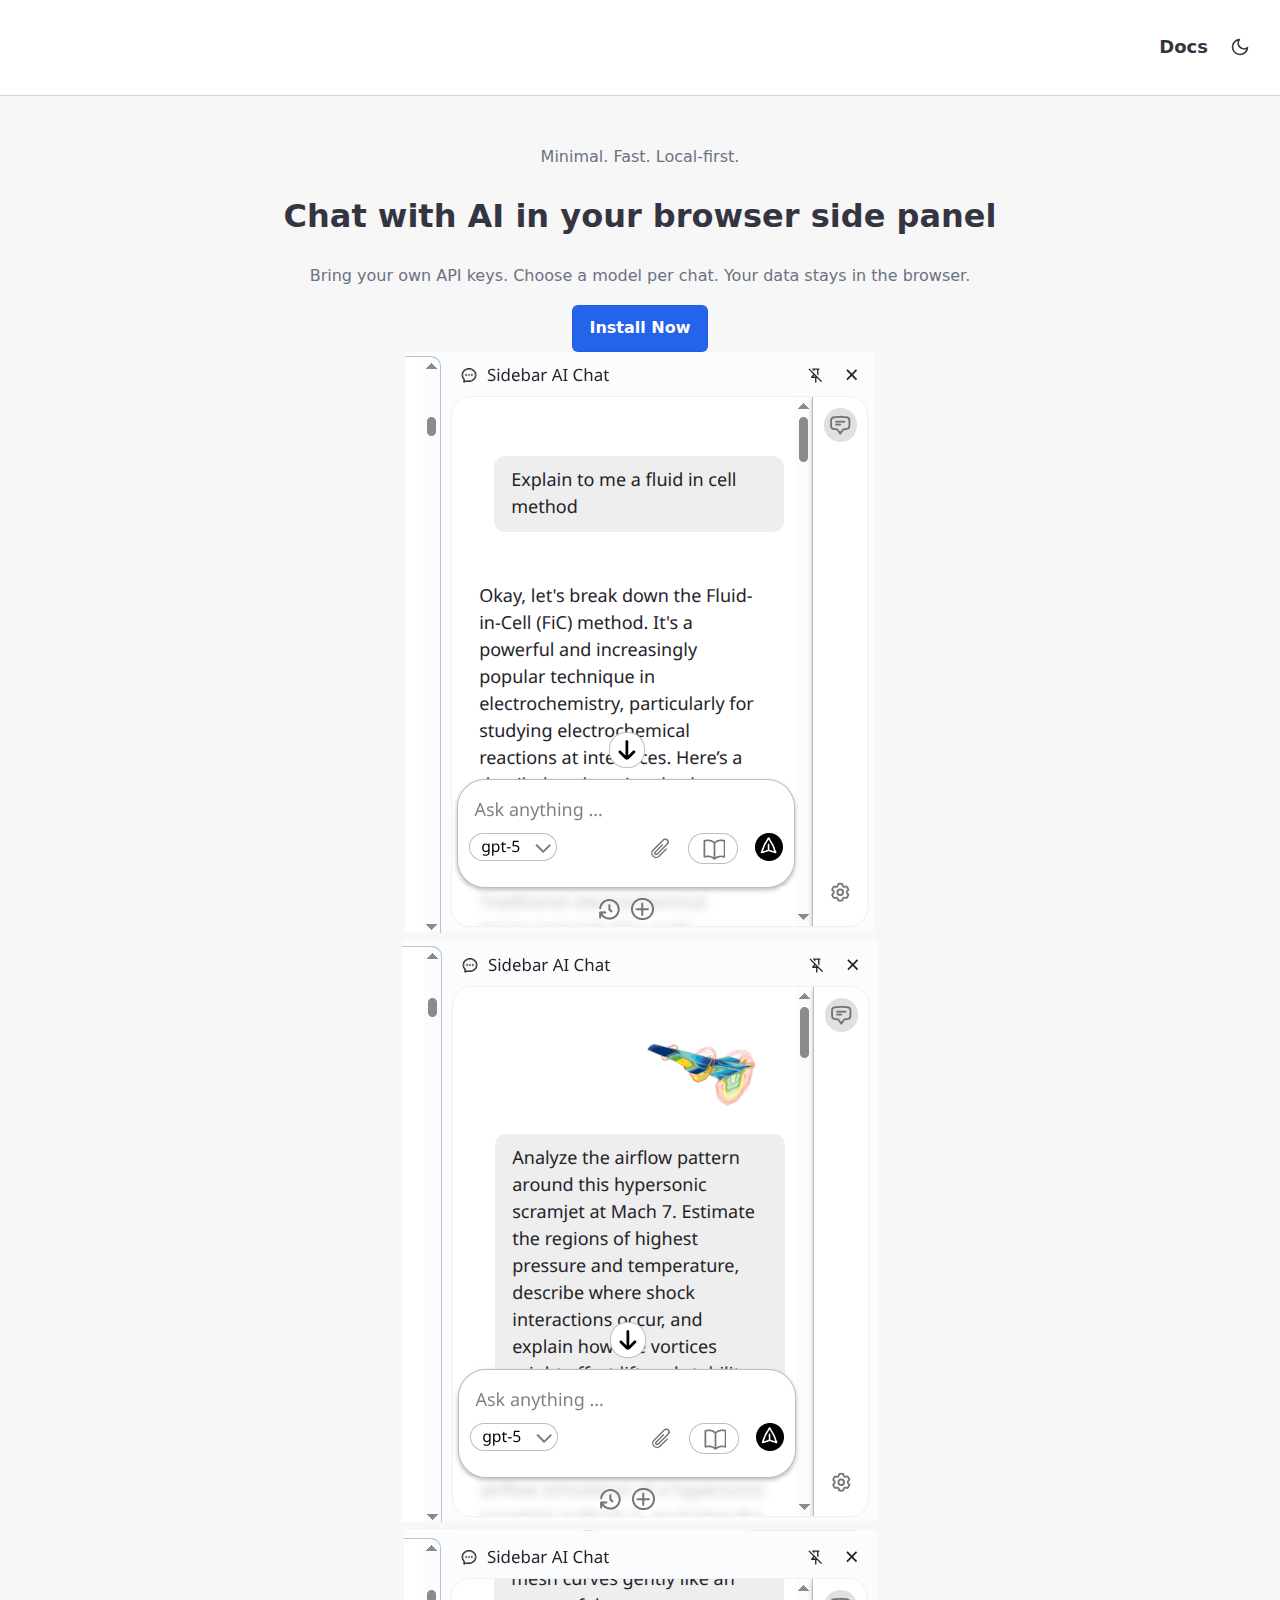
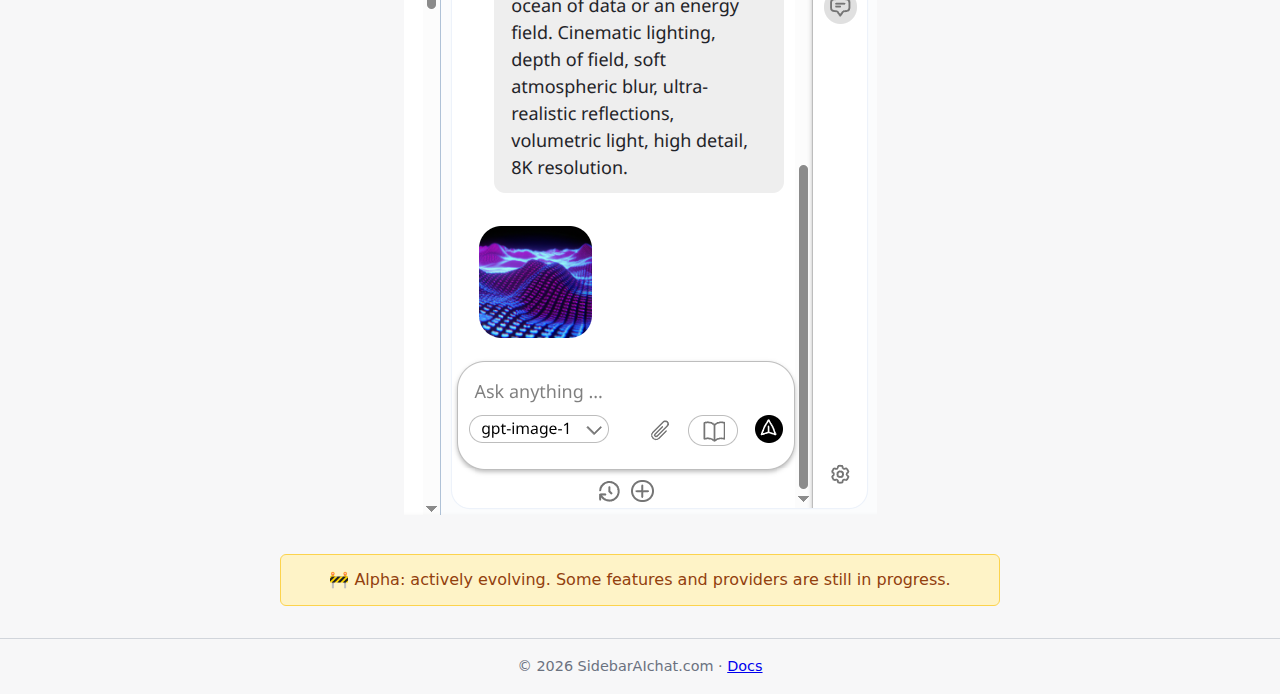
<file: index.html>
<!doctype html>
<html lang="en">
  <head>
    <link rel="icon" type="image/svg+xml" href="/chat.svg" />
    <link rel="stylesheet" href="/style.css">
    <meta charset="UTF-8" />
    <meta name="viewport" content="width=device-width, initial-scale=1.0" />
    <meta name="color-scheme" content="light dark" />
    <meta name="description" content="Sidebar AI Chat is a Chrome side panel extension that lets you chat with AI models using your own API keys. Add providers like OpenAI or Ollama, configure chats, and drop files right into the conversation." />
    <meta property="og:type" content="website" />
    <meta property="og:title" content="Sidebar AI Chat" />
    <meta property="og:description" content="Chat with AI in the browser side panel. Use your own API keys. Supports OpenAI and Ollama, with reusable chat configurations and file drop." />
    <meta property="og:image" content="https://sidebaraichat.com/og-image.png" />
    <meta property="og:url" content="https://sidebaraichat.com" />
    <meta name="twitter:card" content="summary_large_image" />
    <meta name="twitter:title" content="Sidebar AI Chat" />
    <meta name="twitter:description" content="A side panel AI chat for your browser. Bring your own keys, pick a model, and start chatting." />
    <meta name="twitter:image" content="https://sidebaraichat.com/og-image.png" />
    <title>Sidebar AI Chat</title>
  </head>
  <body>
    <header class="site-header">
      <h1 class="brand"><a href="/"><svg xmlns="http://www.w3.org/2000/svg" fill="none" viewBox="0 0 24 24" stroke-width="1.5" stroke="currentColor" class="header-icon">
        <path stroke-linecap="round" stroke-linejoin="round" d="M8.625 12a.375.375 0 1 1-.75 0 .375.375 0 0 1 .75 0Zm0 0H8.25m4.125 0a.375.375 0 1 1-.75 0 .375.375 0 0 1 .75 0Zm0 0H12m4.125 0a.375.375 0 1 1-.75 0 .375.375 0 0 1 .75 0Zm0 0h-.375M21 12c0 4.556-4.03 8.25-9 8.25a9.764 9.764 0 0 1-2.555-.337A5.972 5.972 0 0 1 5.41 20.97a5.969 5.969 0 0 1-.474-.065 4.48 4.48 0 0 0 .978-2.025c.09-.457-.133-.901-.467-1.226C3.93 16.178 3 14.189 3 12c0-4.556 4.03-8.25 9-8.25s9 3.694 9 8.25Z" />
      </svg>
       Sidebar AI Chat</a></h1>
      <nav class="site-nav"><a href="/docs/">Docs</a></nav>
      <button id="theme-toggle" aria-label="Toggle dark mode"></button>
    </header>
    <main class="landing">
      <section class="hero">
        <div class="hero-copy">
          <p class="eyebrow">Minimal. Fast. Local-first.</p>
          <h1 class="hero-title">Chat with AI in your browser side panel</h1>
          <p class="hero-subtitle">Bring your own API keys. Choose a model per chat. Your data stays in the browser.</p>
          <div class="hero-ctas">
            <a class="cta-button" href="https://chromewebstore.google.com/detail/sidebar-ai-chat/hkpcjhbbhndcianjdlcphihidaagedgn" target="_blank">Install Now</a>
          </div>
        </div>
        <div class="hero-media">
          <img src="./image.png" alt="Product preview of Sidebar AI Chat in the browser side panel" class="product-shot">
          <img src="./image2.png" alt="Product preview of Sidebar AI Chat in the browser side panel" class="product-shot">
          <img src="./image3.png" alt="Product preview of Sidebar AI Chat in the browser side panel" class="product-shot">
        </div>
      </section>

      <section class="status minimal-status">
        🚧 Alpha: actively evolving. Some features and providers are still in progress.
      </section>
    </main>
    <footer>© <span id="year"></span> SidebarAIchat.com · <a href="/docs/">Docs</a></footer>

    <script src="/script.js"></script>
  </body>
</html>
</file>
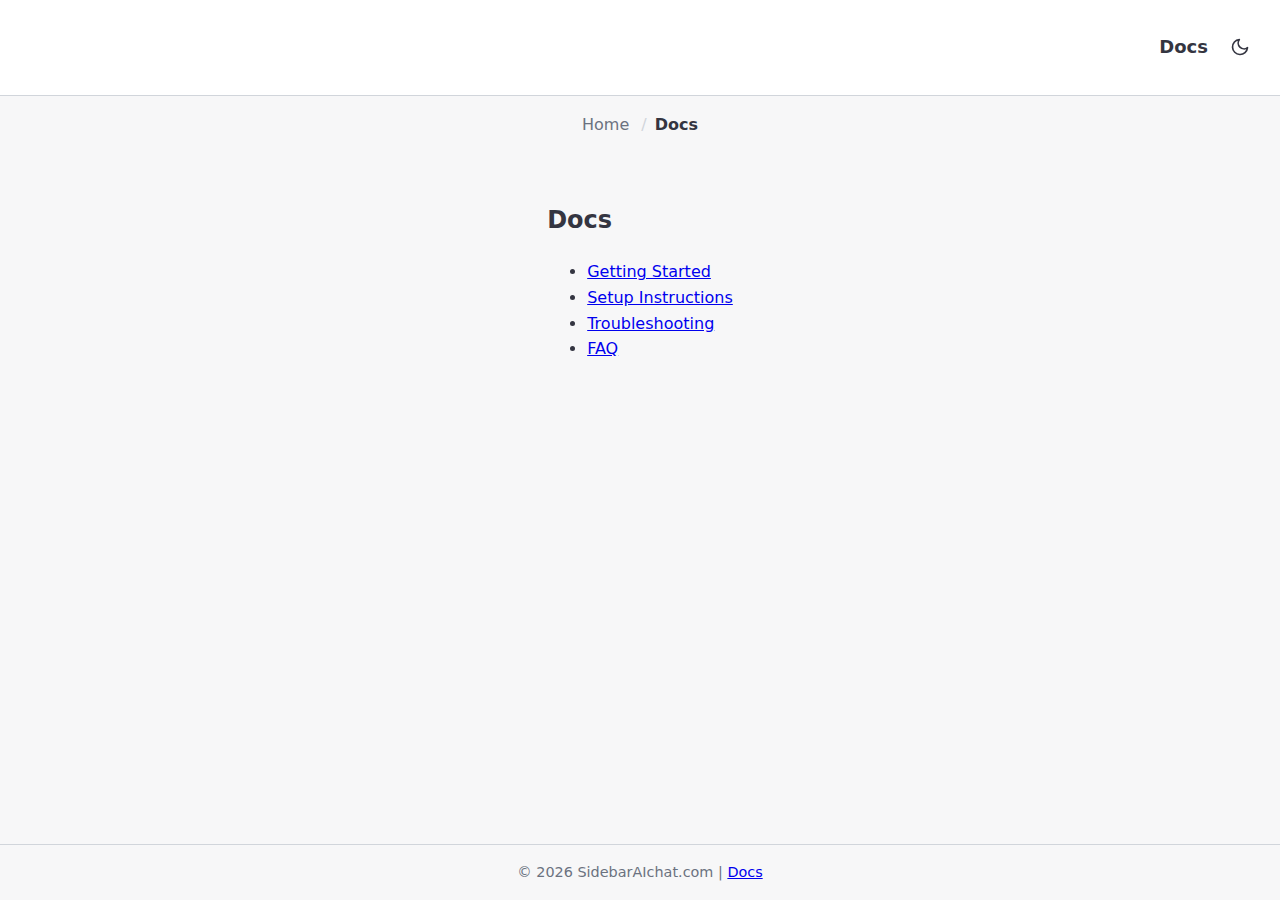
<file: docs/index.html>
<!doctype html>
<html lang="en">
  <head>
    <meta charset="UTF-8" />
    <meta name="viewport" content="width=device-width, initial-scale=1.0" />
    <meta name="color-scheme" content="light dark" />
    <title>Docs - SidebarAIchat.com</title>
    <link rel="stylesheet" href="/style.css">
  </head>
  <body>
    <header>
      <h1><a href="/"><svg xmlns="http://www.w3.org/2000/svg" fill="none" viewBox="0 0 24 24" stroke-width="1.5" stroke="white" class="header-icon">
        <path stroke-linecap="round" stroke-linejoin="round" d="M8.625 12a.375.375 0 1 1-.75 0 .375.375 0 0 1 .75 0Zm0 0H8.25m4.125 0a.375.375 0 1 1-.75 0 .375.375 0 0 1 .75 0Zm0 0H12m4.125 0a.375.375 0 1 1-.75 0 .375.375 0 0 1 .75 0Zm0 0h-.375M21 12c0 4.556-4.03 8.25-9 8.25a9.764 9.764 0 0 1-2.555-.337A5.972 5.972 0 0 1 5.41 20.97a5.969 5.969 0 0 1-.474-.065 4.48 4.48 0 0 0 .978-2.025c.09-.457-.133-.901-.467-1.226C3.93 16.178 3 14.189 3 12c0-4.556 4.03-8.25 9-8.25s9 3.694 9 8.25Z" />
      </svg>
       Sidebar AI Chat</a></h1>
      <nav><a href="/docs/">Docs</a></nav>
      <button id="theme-toggle" aria-label="Toggle theme"></button>
    </header>
    <nav class="breadcrumbs" aria-label="Breadcrumb">
      <ol>
        <li><a href="/">Home</a></li>
        <li><span aria-current="page">Docs</span></li>
      </ol>
    </nav>
    <main>
      <h2>Docs</h2>
      <ul>
        <li><a href="getting-started.html">Getting Started</a></li>
        <li><a href="setup-instructions.html">Setup Instructions</a></li>
        <li><a href="troubleshooting.html">Troubleshooting</a></li>
        <li><a href="faq.html">FAQ</a></li>
      </ul>
    </main>
    <footer>
      © <span id="year"></span> SidebarAIchat.com | <a href="/docs/">Docs</a>
    </footer>
    <script>
      const year = document.getElementById("year");
      year.textContent = new Date().getFullYear();

      const toggle = document.getElementById("theme-toggle");
      const sunIcon = '<svg viewBox="0 0 24 24" fill="none" stroke="currentColor" stroke-width="2" stroke-linecap="round" stroke-linejoin="round"><circle cx="12" cy="12" r="5"></circle><path d="M12 1v2m0 18v2m11-11h-2M3 12H1m17.657-7.657l-1.414 1.414M6.343 17.657l-1.414 1.414m0-12.728l1.414 1.414m12.728 12.728l1.414-1.414"/></svg>';
      const moonIcon = '<svg viewBox="0 0 24 24" fill="none" stroke="currentColor" stroke-width="2" stroke-linecap="round" stroke-linejoin="round"><path d="M21 12.79A9 9 0 1 1 11.21 3 7 7 0 0 0 21 12.79z"/></svg>';

      function applyTheme(dark) {
        document.body.classList.toggle("dark", dark);
        toggle.innerHTML = dark ? sunIcon : moonIcon;
        toggle.setAttribute("aria-label", dark ? "Switch to light mode" : "Switch to dark mode");
      }

      const stored = localStorage.getItem("theme");
      applyTheme(stored ? stored === "dark" : window.matchMedia("(prefers-color-scheme: dark)").matches);

      toggle.addEventListener("click", () => {
        const isDark = !document.body.classList.contains("dark");
        applyTheme(isDark);
        localStorage.setItem("theme", isDark ? "dark" : "light");
      });
    </script>
  </body>
</html>
</file>
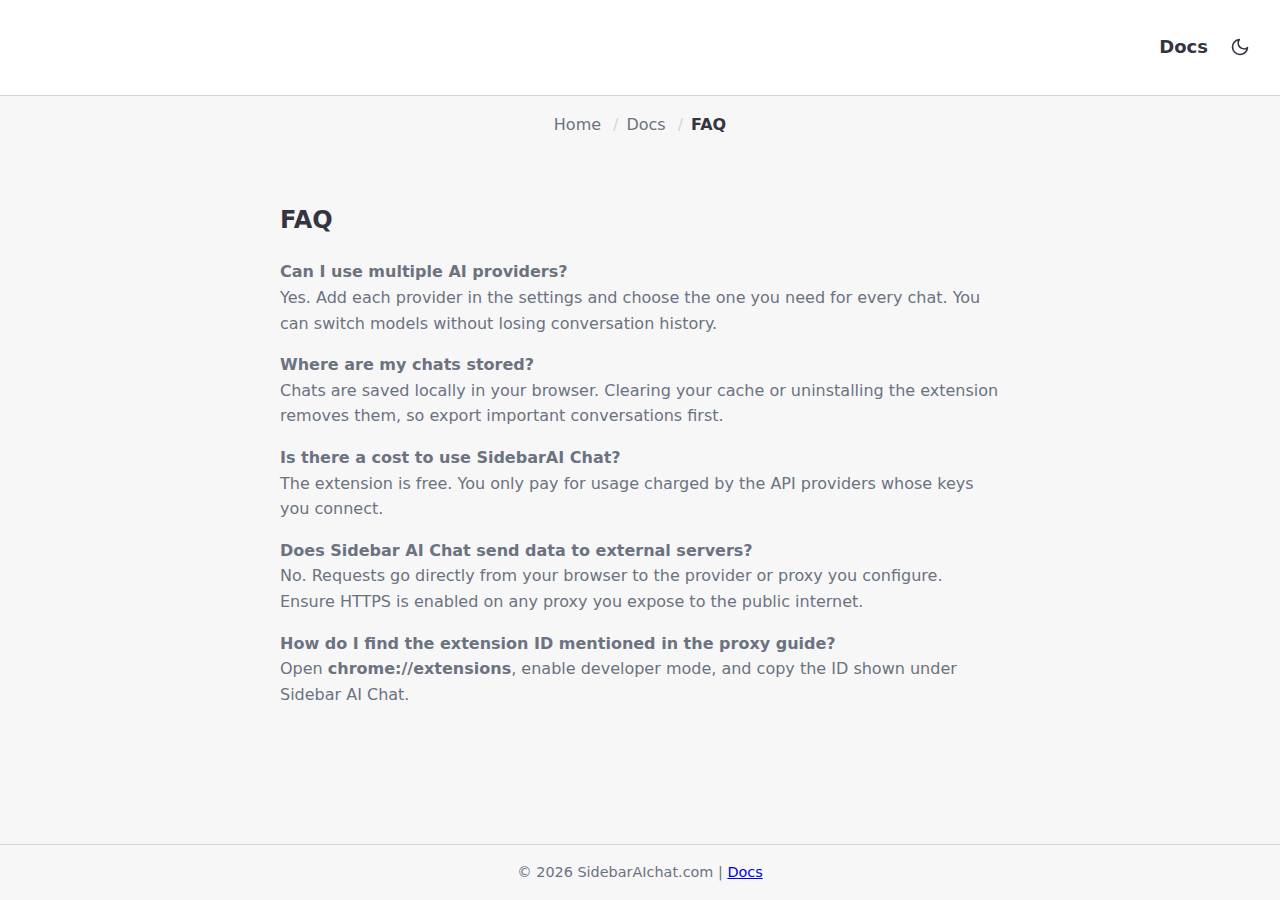
<file: docs/faq.html>
<!doctype html>
<html lang="en">
  <head>
    <meta charset="UTF-8" />
    <meta name="viewport" content="width=device-width, initial-scale=1.0" />
    <meta name="color-scheme" content="light dark" />
    <meta name="description" content="Answers to common questions about Sidebar AI Chat, including providers, storage, and costs." />
    <link rel="icon" type="image/svg+xml" href="/chat.svg" />
    <title>FAQ - SidebarAIchat.com</title>
    <link rel="stylesheet" href="/style.css">
  </head>
  <body>
    <header class="site-header">
      <h1 class="brand"><a href="/"><svg xmlns="http://www.w3.org/2000/svg" fill="none" viewBox="0 0 24 24" stroke-width="1.5" stroke="currentColor" class="header-icon">
        <path stroke-linecap="round" stroke-linejoin="round" d="M8.625 12a.375.375 0 1 1-.75 0 .375.375 0 0 1 .75 0Zm0 0H8.25m4.125 0a.375.375 0 1 1-.75 0 .375.375 0 0 1 .75 0Zm0 0H12m4.125 0a.375.375 0 1 1-.75 0 .375.375 0 0 1 .75 0Zm0 0h-.375M21 12c0 4.556-4.03 8.25-9 8.25a9.764 9.764 0 0 1-2.555-.337A5.972 5.972 0 0 1 5.41 20.97a5.969 5.969 0 0 1-.474-.065 4.48 4.48 0 0 0 .978-2.025c.09-.457-.133-.901-.467-1.226C3.93 16.178 3 14.189 3 12c0-4.556 4.03-8.25 9-8.25s9 3.694 9 8.25Z" />
      </svg>
       Sidebar AI Chat</a></h1>
      <nav class="site-nav"><a href="/docs/" aria-current="page">Docs</a></nav>
      <button id="theme-toggle" aria-label="Toggle theme"></button>
    </header>
    <nav class="breadcrumbs" aria-label="Breadcrumb">
      <ol>
        <li><a href="/">Home</a></li>
        <li><a href="/docs/">Docs</a></li>
        <li><span aria-current="page">FAQ</span></li>
      </ol>
    </nav>
    <main>
      <h2>FAQ</h2>
      <p><strong>Can I use multiple AI providers?</strong><br />Yes. Add each provider in the settings and choose the one you need for every chat. You can switch models without losing conversation history.</p>
      <p><strong>Where are my chats stored?</strong><br />Chats are saved locally in your browser. Clearing your cache or uninstalling the extension removes them, so export important conversations first.</p>
      <p><strong>Is there a cost to use SidebarAI Chat?</strong><br />The extension is free. You only pay for usage charged by the API providers whose keys you connect.</p>
      <p><strong>Does Sidebar AI Chat send data to external servers?</strong><br />No. Requests go directly from your browser to the provider or proxy you configure. Ensure HTTPS is enabled on any proxy you expose to the public internet.</p>
      <p><strong>How do I find the extension ID mentioned in the proxy guide?</strong><br />Open <strong>chrome://extensions</strong>, enable developer mode, and copy the ID shown under Sidebar AI Chat.</p>
    </main>
    <footer>
      © <span id="year"></span> SidebarAIchat.com | <a href="/docs/">Docs</a>
    </footer>
    <script src="/script.js"></script>
  </body>
</html>
</file>
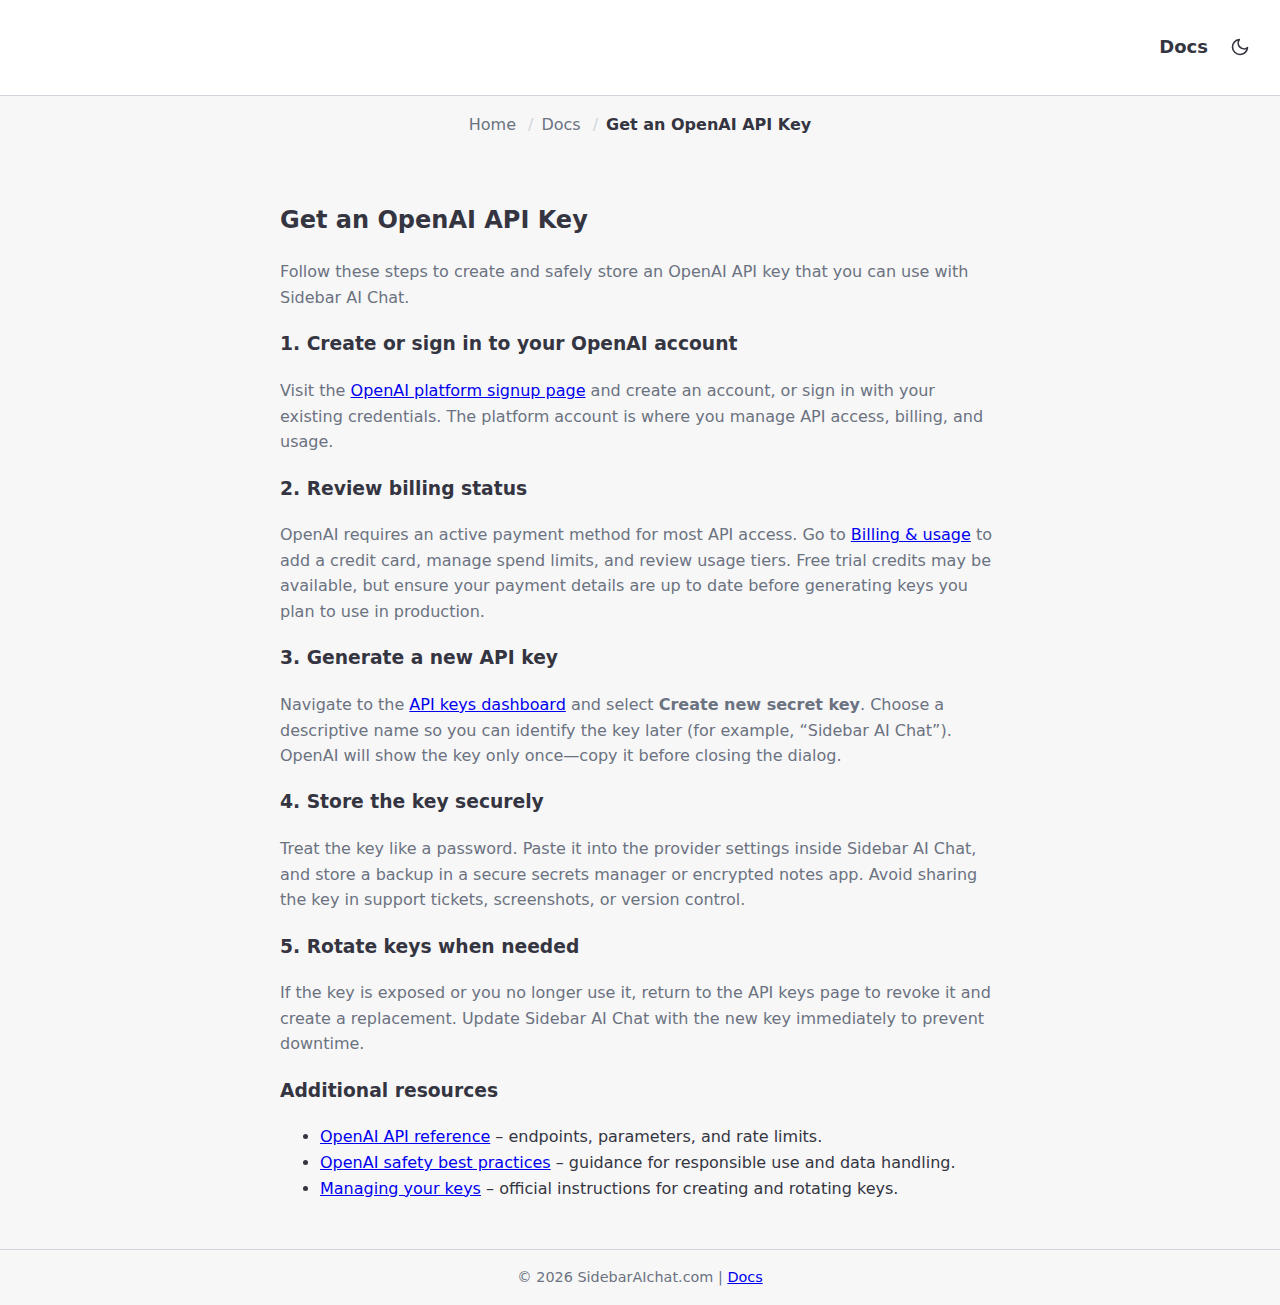
<file: docs/get-openai-api-key.html>
<!doctype html>
<html lang="en">
  <head>
    <meta charset="UTF-8" />
    <meta name="viewport" content="width=device-width, initial-scale=1.0" />
    <meta name="color-scheme" content="light dark" />
    <meta name="description" content="Step-by-step instructions for creating and securing an OpenAI API key for Sidebar AI Chat." />
    <link rel="icon" type="image/svg+xml" href="/chat.svg" />
    <title>Get an OpenAI API Key - SidebarAIchat.com</title>
    <link rel="stylesheet" href="/style.css">
  </head>
  <body>
    <header class="site-header">
      <h1 class="brand"><a href="/"><svg xmlns="http://www.w3.org/2000/svg" fill="none" viewBox="0 0 24 24" stroke-width="1.5" stroke="currentColor" class="header-icon">
        <path stroke-linecap="round" stroke-linejoin="round" d="M8.625 12a.375.375 0 1 1-.75 0 .375.375 0 0 1 .75 0Zm0 0H8.25m4.125 0a.375.375 0 1 1-.75 0 .375.375 0 0 1 .75 0Zm0 0H12m4.125 0a.375.375 0 1 1-.75 0 .375.375 0 0 1 .75 0Zm0 0h-.375M21 12c0 4.556-4.03 8.25-9 8.25a9.764 9.764 0 0 1-2.555-.337A5.972 5.972 0 0 1 5.41 20.97a5.969 5.969 0 0 1-.474-.065 4.48 4.48 0 0 0 .978-2.025c.09-.457-.133-.901-.467-1.226C3.93 16.178 3 14.189 3 12c0-4.556 4.03-8.25 9-8.25s9 3.694 9 8.25Z" />
      </svg>
       Sidebar AI Chat</a></h1>
      <nav class="site-nav"><a href="/docs/" aria-current="page">Docs</a></nav>
      <button id="theme-toggle" aria-label="Toggle theme"></button>
    </header>
    <nav class="breadcrumbs" aria-label="Breadcrumb">
      <ol>
        <li><a href="/">Home</a></li>
        <li><a href="/docs/">Docs</a></li>
        <li><span aria-current="page">Get an OpenAI API Key</span></li>
      </ol>
    </nav>
    <main>
      <h2>Get an OpenAI API Key</h2>
      <p>Follow these steps to create and safely store an OpenAI API key that you can use with Sidebar AI Chat.</p>
      <h3>1. Create or sign in to your OpenAI account</h3>
      <p>Visit the <a href="https://platform.openai.com/signup" target="_blank" rel="noreferrer noopener">OpenAI platform signup page</a> and create an account, or sign in with your existing credentials. The platform account is where you manage API access, billing, and usage.</p>
      <h3>2. Review billing status</h3>
      <p>OpenAI requires an active payment method for most API access. Go to <a href="https://platform.openai.com/account/billing/overview" target="_blank" rel="noreferrer noopener">Billing &amp; usage</a> to add a credit card, manage spend limits, and review usage tiers. Free trial credits may be available, but ensure your payment details are up to date before generating keys you plan to use in production.</p>
      <h3>3. Generate a new API key</h3>
      <p>Navigate to the <a href="https://platform.openai.com/account/api-keys" target="_blank" rel="noreferrer noopener">API keys dashboard</a> and select <strong>Create new secret key</strong>. Choose a descriptive name so you can identify the key later (for example, “Sidebar AI Chat”). OpenAI will show the key only once—copy it before closing the dialog.</p>
      <h3>4. Store the key securely</h3>
      <p>Treat the key like a password. Paste it into the provider settings inside Sidebar AI Chat, and store a backup in a secure secrets manager or encrypted notes app. Avoid sharing the key in support tickets, screenshots, or version control.</p>
      <h3>5. Rotate keys when needed</h3>
      <p>If the key is exposed or you no longer use it, return to the API keys page to revoke it and create a replacement. Update Sidebar AI Chat with the new key immediately to prevent downtime.</p>
      <h3>Additional resources</h3>
      <ul>
        <li><a href="https://platform.openai.com/docs/guides/api-reference" target="_blank" rel="noreferrer noopener">OpenAI API reference</a> – endpoints, parameters, and rate limits.</li>
        <li><a href="https://platform.openai.com/docs/guides/responsible-use" target="_blank" rel="noreferrer noopener">OpenAI safety best practices</a> – guidance for responsible use and data handling.</li>
        <li><a href="https://platform.openai.com/docs/guides/managing-your-keys" target="_blank" rel="noreferrer noopener">Managing your keys</a> – official instructions for creating and rotating keys.</li>
      </ul>
    </main>
    <footer>
      © <span id="year"></span> SidebarAIchat.com | <a href="/docs/">Docs</a>
    </footer>
    <script src="/script.js"></script>
  </body>
</html>
</file>
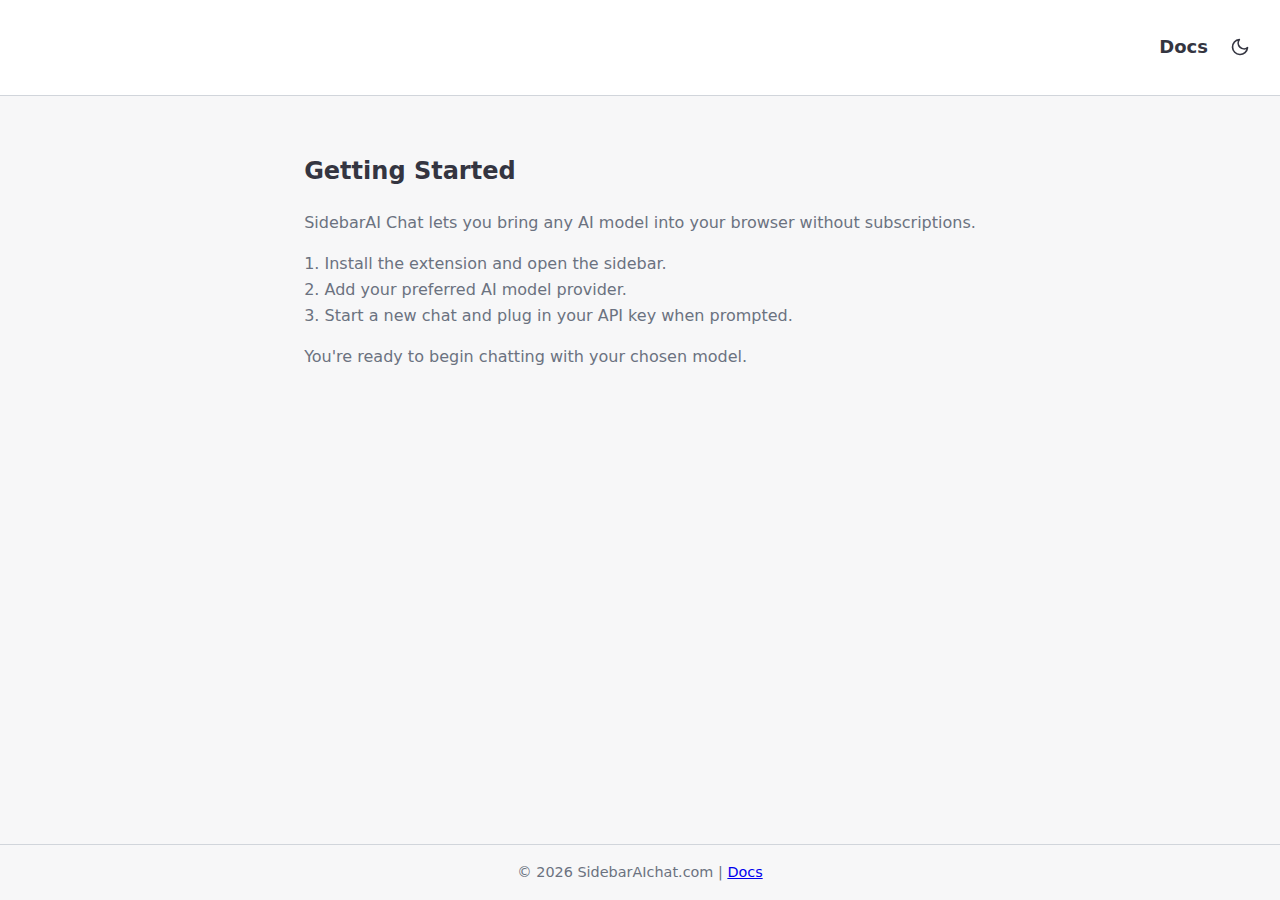
<file: docs/getting-started.html>
<!doctype html>
<html lang="en">
  <head>
    <meta charset="UTF-8" />
    <meta name="viewport" content="width=device-width, initial-scale=1.0" />
    <meta name="color-scheme" content="light dark" />
    <title>Getting Started - SidebarAIchat.com</title>
    <link rel="stylesheet" href="/style.css">
  </head>
  <body>
    <header>
      <h1><a href="/"><svg xmlns="http://www.w3.org/2000/svg" fill="none" viewBox="0 0 24 24" stroke-width="1.5" stroke="white" class="header-icon">
        <path stroke-linecap="round" stroke-linejoin="round" d="M8.625 12a.375.375 0 1 1-.75 0 .375.375 0 0 1 .75 0Zm0 0H8.25m4.125 0a.375.375 0 1 1-.75 0 .375.375 0 0 1 .75 0Zm0 0H12m4.125 0a.375.375 0 1 1-.75 0 .375.375 0 0 1 .75 0Zm0 0h-.375M21 12c0 4.556-4.03 8.25-9 8.25a9.764 9.764 0 0 1-2.555-.337A5.972 5.972 0 0 1 5.41 20.97a5.969 5.969 0 0 1-.474-.065 4.48 4.48 0 0 0 .978-2.025c.09-.457-.133-.901-.467-1.226C3.93 16.178 3 14.189 3 12c0-4.556 4.03-8.25 9-8.25s9 3.694 9 8.25Z" />
      </svg>
       Sidebar AI Chat</a></h1>
      <nav><a href="/docs/">Docs</a></nav>
      <button id="theme-toggle" aria-label="Toggle theme"></button>
    </header>
    <main>
      <h2>Getting Started</h2>
      <p>SidebarAI Chat lets you bring any AI model into your browser without subscriptions.</p>
      <p>1. Install the extension and open the sidebar.
      <br>2. Add your preferred AI model provider.
      <br>3. Start a new chat and plug in your API key when prompted.</p>
      <p>You're ready to begin chatting with your chosen model.</p>
    </main>
    <footer>
      © <span id="year"></span> SidebarAIchat.com | <a href="/docs/">Docs</a>
    </footer>
    <script>
      const year = document.getElementById("year");
      year.textContent = new Date().getFullYear();

      const toggle = document.getElementById("theme-toggle");
      const sunIcon = '<svg viewBox="0 0 24 24" fill="none" stroke="currentColor" stroke-width="2" stroke-linecap="round" stroke-linejoin="round"><circle cx="12" cy="12" r="5"></circle><path d="M12 1v2m0 18v2m11-11h-2M3 12H1m17.657-7.657l-1.414 1.414M6.343 17.657l-1.414 1.414m0-12.728l1.414 1.414m12.728 12.728l1.414-1.414"/></svg>';
      const moonIcon = '<svg viewBox="0 0 24 24" fill="none" stroke="currentColor" stroke-width="2" stroke-linecap="round" stroke-linejoin="round"><path d="M21 12.79A9 9 0 1 1 11.21 3 7 7 0 0 0 21 12.79z"/></svg>';

      function applyTheme(dark) {
        document.body.classList.toggle("dark", dark);
        toggle.innerHTML = dark ? sunIcon : moonIcon;
        toggle.setAttribute("aria-label", dark ? "Switch to light mode" : "Switch to dark mode");
      }

      const stored = localStorage.getItem("theme");
      applyTheme(stored ? stored === "dark" : window.matchMedia("(prefers-color-scheme: dark)").matches);

      toggle.addEventListener("click", () => {
        const isDark = !document.body.classList.contains("dark");
        applyTheme(isDark);
        localStorage.setItem("theme", isDark ? "dark" : "light");
      });
    </script>
  </body>
</html>
</file>
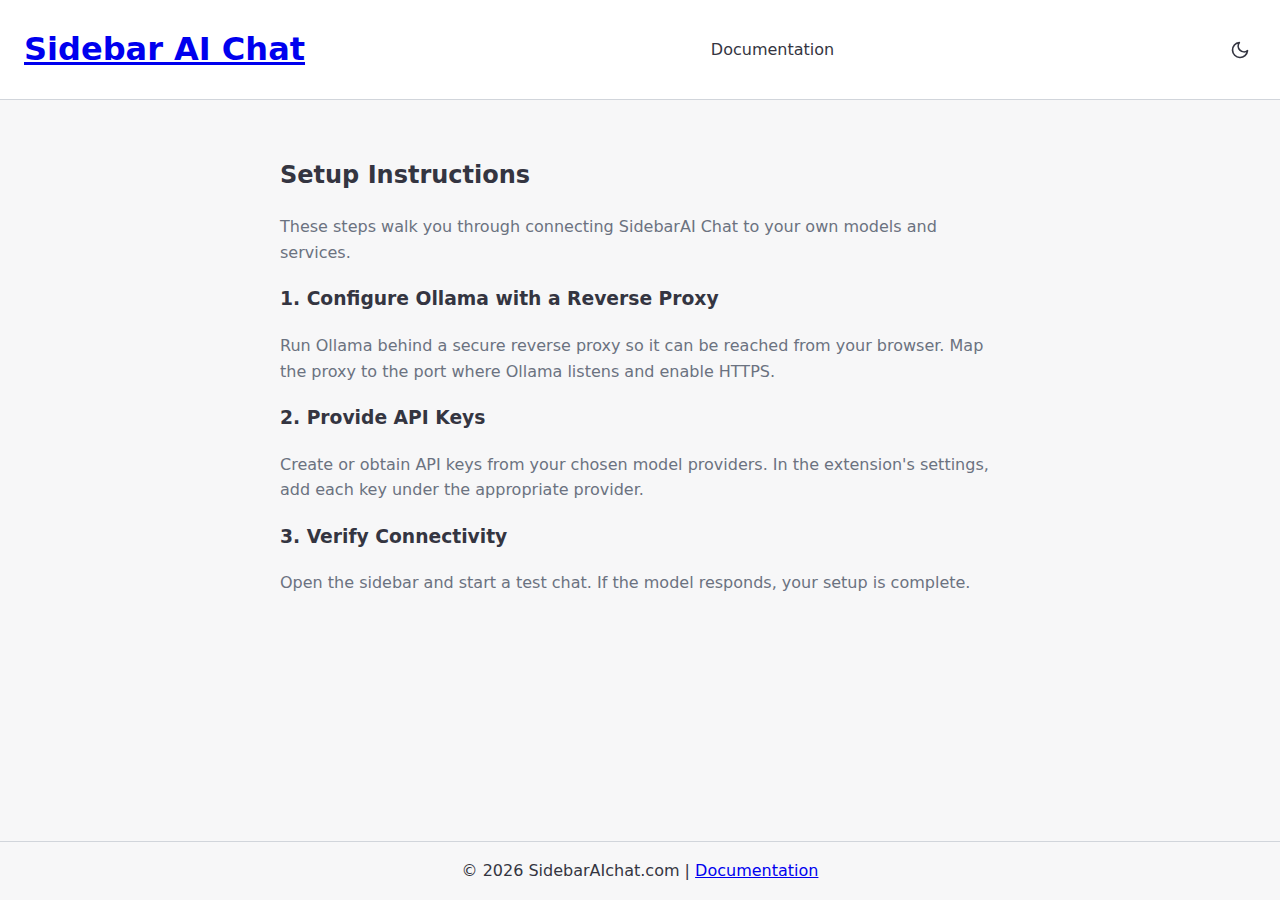
<file: docs/setup-instructions.html>
<!doctype html>
<html lang="en">
  <head>
    <meta charset="UTF-8" />
    <meta name="viewport" content="width=device-width, initial-scale=1.0" />
    <meta name="color-scheme" content="light dark" />
    <title>Setup Instructions - SidebarAIchat.com</title>
    <style>
      :root {
        --bg: #f7f7f8;
        --text: #343541;
        --border: #d1d5db;
        --muted: #6b7280;
        --header-bg: #ffffff;
      }

      body {
        background-color: var(--bg);
        color: var(--text);
        margin: 0;
        padding: 0;
        line-height: 1.6;
        display: flex;
        flex-direction: column;
        min-height: 100vh;
        font-family: system-ui, -apple-system, BlinkMacSystemFont, "Segoe UI", Roboto, sans-serif;
      }

      body.dark {
        --bg: #343541;
        --text: #ececf1;
        --border: #444654;
        --muted: #9ca3af;
        --header-bg: #202123;
      }

      header {
        background-color: var(--header-bg);
        border-bottom: 1px solid var(--border);
        padding: 1.5rem;
        display: flex;
        align-items: center;
        justify-content: space-between;
      }

      header h1 {
        margin: 0;
        font-size: 2rem;
        font-weight: 600;
      }

      header nav a {
        margin-left: 1rem;
        color: var(--text);
        text-decoration: none;
      }

      #theme-toggle {
        background: none;
        border: none;
        cursor: pointer;
        color: var(--text);
        width: 32px;
        height: 32px;
      }

      #theme-toggle svg {
        width: 100%;
        height: 100%;
        stroke: currentColor;
        fill: none;
      }

      main {
        flex: 1;
        max-width: 720px;
        margin: 2rem auto;
        padding: 0 1rem;
      }

      h2 {
        font-size: 1.5rem;
        margin-top: 1.5rem;
      }

      p {
        margin: 1rem 0;
        color: var(--muted);
      }

      footer {
        text-align: center;
        padding: 1rem;
        border-top: 1px solid var(--border);
      }
    </style>
  </head>
  <body>
    <header>
      <h1><a href="/">Sidebar AI Chat</a></h1>
      <nav><a href="/docs/">Documentation</a></nav>
      <button id="theme-toggle" aria-label="Toggle theme"></button>
    </header>
    <main>
      <h2>Setup Instructions</h2>
      <p>These steps walk you through connecting SidebarAI Chat to your own models and services.</p>
      <h3>1. Configure Ollama with a Reverse Proxy</h3>
      <p>Run Ollama behind a secure reverse proxy so it can be reached from your browser. Map the proxy to the port where Ollama listens and enable HTTPS.</p>
      <h3>2. Provide API Keys</h3>
      <p>Create or obtain API keys from your chosen model providers. In the extension's settings, add each key under the appropriate provider.</p>
      <h3>3. Verify Connectivity</h3>
      <p>Open the sidebar and start a test chat. If the model responds, your setup is complete.</p>
    </main>
    <footer>
      © <span id="year"></span> SidebarAIchat.com | <a href="/docs/">Documentation</a>
    </footer>
    <script>
      const year = document.getElementById("year");
      year.textContent = new Date().getFullYear();

      const toggle = document.getElementById("theme-toggle");
      const sunIcon = '<svg viewBox="0 0 24 24" fill="none" stroke="currentColor" stroke-width="2" stroke-linecap="round" stroke-linejoin="round"><circle cx="12" cy="12" r="5"></circle><path d="M12 1v2m0 18v2m11-11h-2M3 12H1m17.657-7.657l-1.414 1.414M6.343 17.657l-1.414 1.414m0-12.728l1.414 1.414m12.728 12.728l1.414-1.414"/></svg>';
      const moonIcon = '<svg viewBox="0 0 24 24" fill="none" stroke="currentColor" stroke-width="2" stroke-linecap="round" stroke-linejoin="round"><path d="M21 12.79A9 9 0 1 1 11.21 3 7 7 0 0 0 21 12.79z"/></svg>';

      function applyTheme(dark) {
        document.body.classList.toggle("dark", dark);
        toggle.innerHTML = dark ? sunIcon : moonIcon;
        toggle.setAttribute("aria-label", dark ? "Switch to light mode" : "Switch to dark mode");
      }

      const stored = localStorage.getItem("theme");
      applyTheme(stored ? stored === "dark" : window.matchMedia("(prefers-color-scheme: dark)").matches);

      toggle.addEventListener("click", () => {
        const isDark = !document.body.classList.contains("dark");
        applyTheme(isDark);
        localStorage.setItem("theme", isDark ? "dark" : "light");
      });
    </script>
  </body>
</html>
</file>
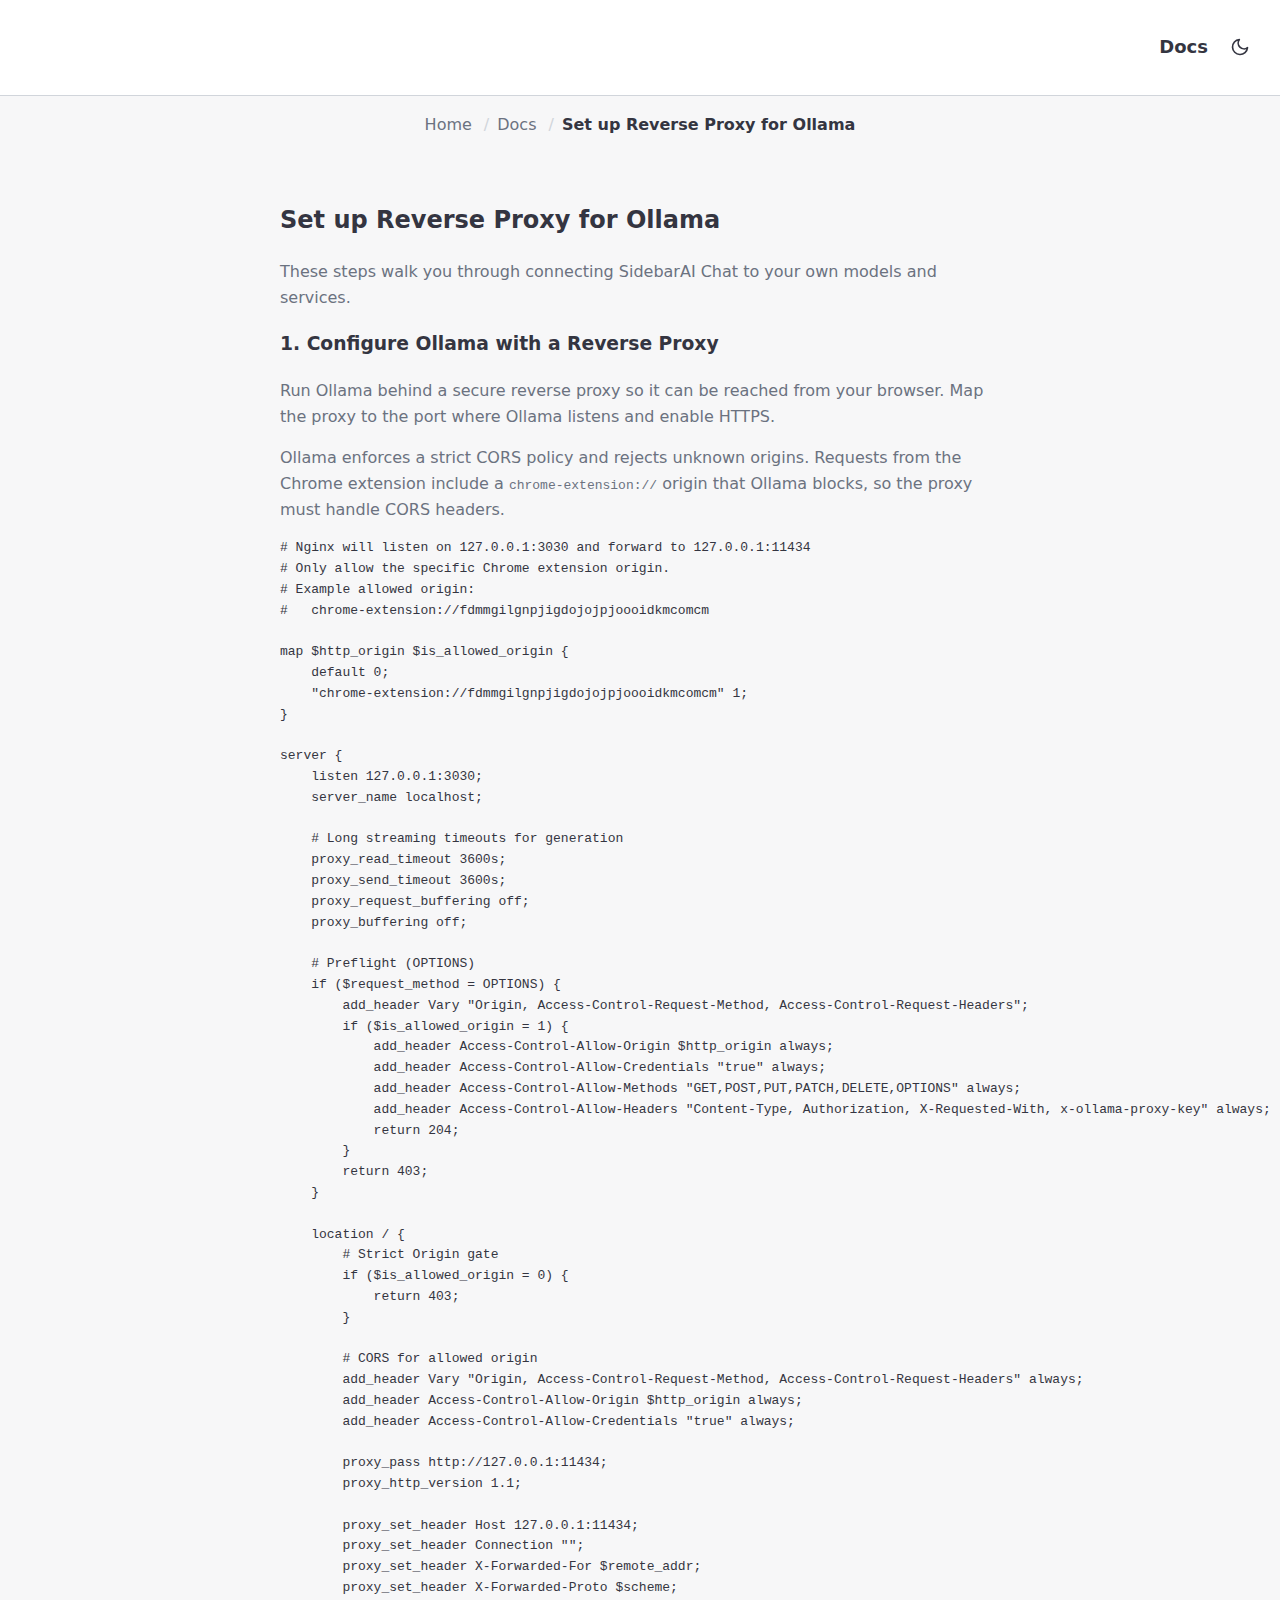
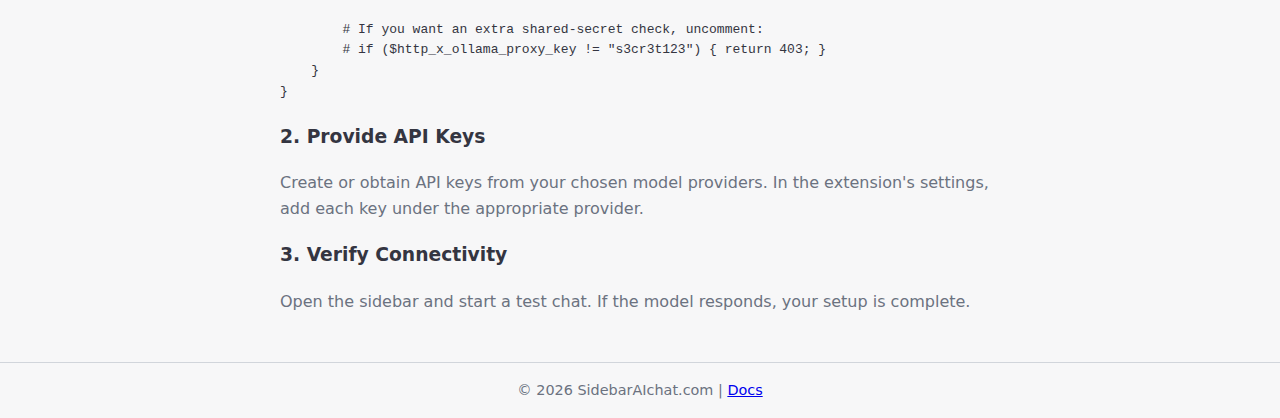
<file: docs/setup-proxy-ollama-instructions.html>
<!doctype html>
<html lang="en">
  <head>
    <meta charset="UTF-8" />
    <meta name="viewport" content="width=device-width, initial-scale=1.0" />
    <meta name="color-scheme" content="light dark" />
    <title>Set up Reverse Proxy for Ollama</title>
    <link rel="stylesheet" href="/style.css">
  </head>
  <body>
    <header>
      <h1><a href="/"><svg xmlns="http://www.w3.org/2000/svg" fill="none" viewBox="0 0 24 24" stroke-width="1.5" stroke="white" class="header-icon">
        <path stroke-linecap="round" stroke-linejoin="round" d="M8.625 12a.375.375 0 1 1-.75 0 .375.375 0 0 1 .75 0Zm0 0H8.25m4.125 0a.375.375 0 1 1-.75 0 .375.375 0 0 1 .75 0Zm0 0H12m4.125 0a.375.375 0 1 1-.75 0 .375.375 0 0 1 .75 0Zm0 0h-.375M21 12c0 4.556-4.03 8.25-9 8.25a9.764 9.764 0 0 1-2.555-.337A5.972 5.972 0 0 1 5.41 20.97a5.969 5.969 0 0 1-.474-.065 4.48 4.48 0 0 0 .978-2.025c.09-.457-.133-.901-.467-1.226C3.93 16.178 3 14.189 3 12c0-4.556 4.03-8.25 9-8.25s9 3.694 9 8.25Z" />
      </svg>
       Sidebar AI Chat</a></h1>
      <nav><a href="/docs/">Docs</a></nav>
      <button id="theme-toggle" aria-label="Toggle theme"></button>
    </header>
    <nav class="breadcrumbs" aria-label="Breadcrumb">
      <ol>
        <li><a href="/">Home</a></li>
        <li><a href="/docs/">Docs</a></li>
        <li><span aria-current="page">Set up Reverse Proxy for Ollama</span></li>
      </ol>
    </nav>
    <main>
      <h2>Set up Reverse Proxy for Ollama</h2>
      <p>These steps walk you through connecting SidebarAI Chat to your own models and services.</p>
      <h3>1. Configure Ollama with a Reverse Proxy</h3>
      <p>Run Ollama behind a secure reverse proxy so it can be reached from your browser. Map the proxy to the port where Ollama listens and enable HTTPS.</p>
      <p>Ollama enforces a strict CORS policy and rejects unknown origins. Requests from the Chrome extension include a <code>chrome-extension://</code> origin that Ollama blocks, so the proxy must handle CORS headers.</p>
      <pre><code class="language-nginx"># Nginx will listen on 127.0.0.1:3030 and forward to 127.0.0.1:11434
# Only allow the specific Chrome extension origin.
# Example allowed origin:
#   chrome-extension://fdmmgilgnpjigdojojpjoooidkmcomcm

map $http_origin $is_allowed_origin {
    default 0;
    "chrome-extension://fdmmgilgnpjigdojojpjoooidkmcomcm" 1;
}

server {
    listen 127.0.0.1:3030;
    server_name localhost;

    # Long streaming timeouts for generation
    proxy_read_timeout 3600s;
    proxy_send_timeout 3600s;
    proxy_request_buffering off;
    proxy_buffering off;

    # Preflight (OPTIONS)
    if ($request_method = OPTIONS) {
        add_header Vary "Origin, Access-Control-Request-Method, Access-Control-Request-Headers";
        if ($is_allowed_origin = 1) {
            add_header Access-Control-Allow-Origin $http_origin always;
            add_header Access-Control-Allow-Credentials "true" always;
            add_header Access-Control-Allow-Methods "GET,POST,PUT,PATCH,DELETE,OPTIONS" always;
            add_header Access-Control-Allow-Headers "Content-Type, Authorization, X-Requested-With, x-ollama-proxy-key" always;
            return 204;
        }
        return 403;
    }

    location / {
        # Strict Origin gate
        if ($is_allowed_origin = 0) {
            return 403;
        }

        # CORS for allowed origin
        add_header Vary "Origin, Access-Control-Request-Method, Access-Control-Request-Headers" always;
        add_header Access-Control-Allow-Origin $http_origin always;
        add_header Access-Control-Allow-Credentials "true" always;

        proxy_pass http://127.0.0.1:11434;
        proxy_http_version 1.1;

        proxy_set_header Host 127.0.0.1:11434;
        proxy_set_header Connection "";
        proxy_set_header X-Forwarded-For $remote_addr;
        proxy_set_header X-Forwarded-Proto $scheme;

        # If you want an extra shared-secret check, uncomment:
        # if ($http_x_ollama_proxy_key != "s3cr3t123") { return 403; }
    }
}</code></pre>
      <h3>2. Provide API Keys</h3>
      <p>Create or obtain API keys from your chosen model providers. In the extension's settings, add each key under the appropriate provider.</p>
      <h3>3. Verify Connectivity</h3>
      <p>Open the sidebar and start a test chat. If the model responds, your setup is complete.</p>
    </main>
    <footer>
      © <span id="year"></span> SidebarAIchat.com | <a href="/docs/">Docs</a>
    </footer>
    <script>
      const year = document.getElementById("year");
      year.textContent = new Date().getFullYear();

      const toggle = document.getElementById("theme-toggle");
      const sunIcon = '<svg viewBox="0 0 24 24" fill="none" stroke="currentColor" stroke-width="2" stroke-linecap="round" stroke-linejoin="round"><circle cx="12" cy="12" r="5"></circle><path d="M12 1v2m0 18v2m11-11h-2M3 12H1m17.657-7.657l-1.414 1.414M6.343 17.657l-1.414 1.414m0-12.728l1.414 1.414m12.728 12.728l1.414-1.414"/></svg>';
      const moonIcon = '<svg viewBox="0 0 24 24" fill="none" stroke="currentColor" stroke-width="2" stroke-linecap="round" stroke-linejoin="round"><path d="M21 12.79A9 9 0 1 1 11.21 3 7 7 0 0 0 21 12.79z"/></svg>';

      function applyTheme(dark) {
        document.body.classList.toggle("dark", dark);
        toggle.innerHTML = dark ? sunIcon : moonIcon;
        toggle.setAttribute("aria-label", dark ? "Switch to light mode" : "Switch to dark mode");
      }

      const stored = localStorage.getItem("theme");
      applyTheme(stored ? stored === "dark" : window.matchMedia("(prefers-color-scheme: dark)").matches);

      toggle.addEventListener("click", () => {
        const isDark = !document.body.classList.contains("dark");
        applyTheme(isDark);
        localStorage.setItem("theme", isDark ? "dark" : "light");
      });
    </script>
  </body>
</html>
</file>
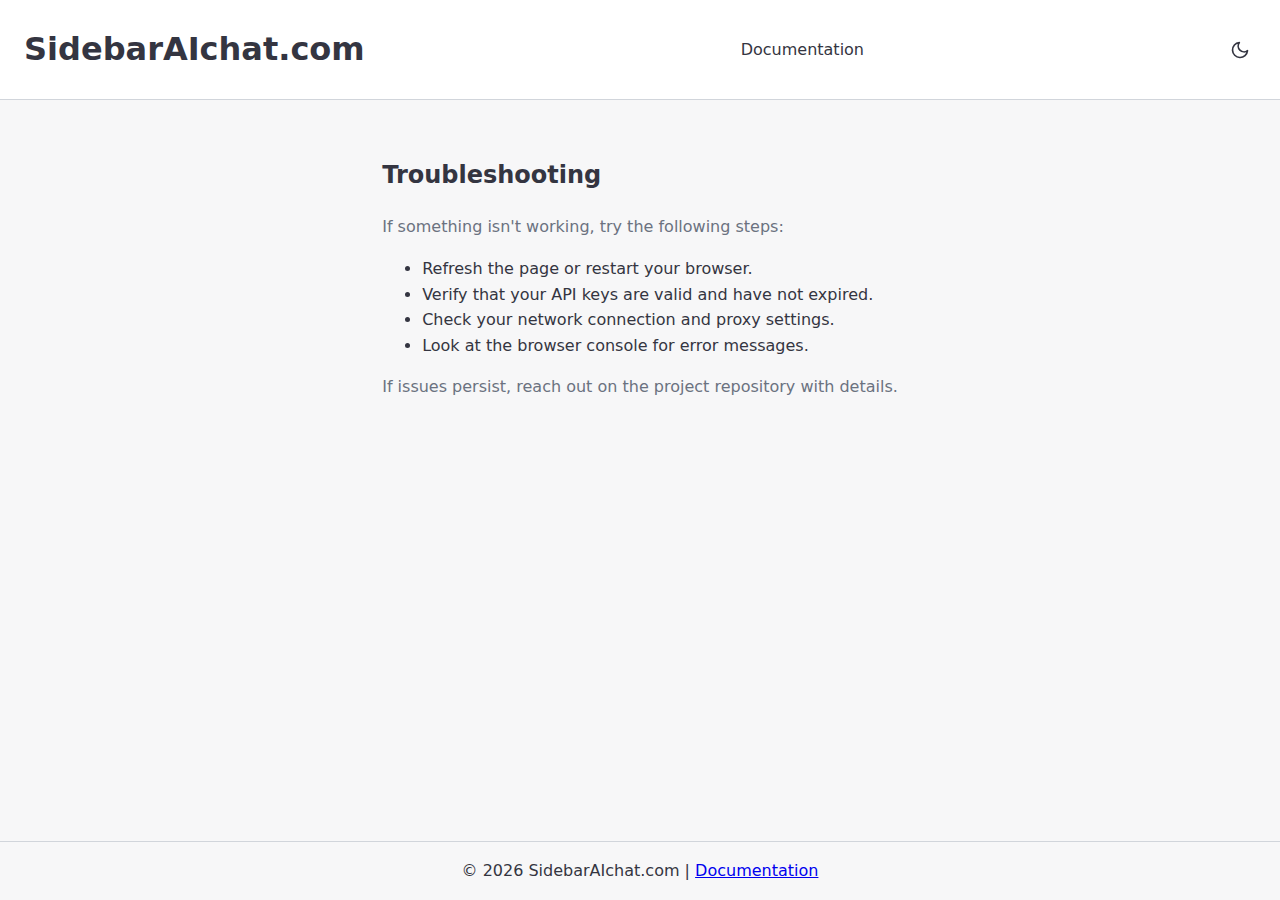
<file: docs/troubleshooting.html>
<!doctype html>
<html lang="en">
  <head>
    <meta charset="UTF-8" />
    <meta name="viewport" content="width=device-width, initial-scale=1.0" />
    <meta name="color-scheme" content="light dark" />
    <title>Troubleshooting - SidebarAIchat.com</title>
    <style>
      :root {
        --bg: #f7f7f8;
        --text: #343541;
        --border: #d1d5db;
        --muted: #6b7280;
        --header-bg: #ffffff;
      }

      body {
        background-color: var(--bg);
        color: var(--text);
        margin: 0;
        padding: 0;
        line-height: 1.6;
        display: flex;
        flex-direction: column;
        min-height: 100vh;
        font-family: system-ui, -apple-system, BlinkMacSystemFont, "Segoe UI", Roboto, sans-serif;
      }

      body.dark {
        --bg: #343541;
        --text: #ececf1;
        --border: #444654;
        --muted: #9ca3af;
        --header-bg: #202123;
      }

      header {
        background-color: var(--header-bg);
        border-bottom: 1px solid var(--border);
        padding: 1.5rem;
        display: flex;
        align-items: center;
        justify-content: space-between;
      }

      header h1 {
        margin: 0;
        font-size: 2rem;
        font-weight: 600;
      }

      header nav a {
        margin-left: 1rem;
        color: var(--text);
        text-decoration: none;
      }

      #theme-toggle {
        background: none;
        border: none;
        cursor: pointer;
        color: var(--text);
        width: 32px;
        height: 32px;
      }

      #theme-toggle svg {
        width: 100%;
        height: 100%;
        stroke: currentColor;
        fill: none;
      }

      main {
        flex: 1;
        max-width: 720px;
        margin: 2rem auto;
        padding: 0 1rem;
      }

      h2 {
        font-size: 1.5rem;
        margin-top: 1.5rem;
      }

      p {
        margin: 1rem 0;
        color: var(--muted);
      }

      footer {
        text-align: center;
        padding: 1rem;
        border-top: 1px solid var(--border);
      }
    </style>
  </head>
  <body>
    <header>
      <h1>SidebarAIchat.com</h1>
      <nav><a href="/docs/">Documentation</a></nav>
      <button id="theme-toggle" aria-label="Toggle theme"></button>
    </header>
    <main>
      <h2>Troubleshooting</h2>
      <p>If something isn't working, try the following steps:</p>
      <ul>
        <li>Refresh the page or restart your browser.</li>
        <li>Verify that your API keys are valid and have not expired.</li>
        <li>Check your network connection and proxy settings.</li>
        <li>Look at the browser console for error messages.</li>
      </ul>
      <p>If issues persist, reach out on the project repository with details.</p>
    </main>
    <footer>
      © <span id="year"></span> SidebarAIchat.com | <a href="/docs/">Documentation</a>
    </footer>
    <script>
      const year = document.getElementById("year");
      year.textContent = new Date().getFullYear();

      const toggle = document.getElementById("theme-toggle");
      const sunIcon = '<svg viewBox="0 0 24 24" fill="none" stroke="currentColor" stroke-width="2" stroke-linecap="round" stroke-linejoin="round"><circle cx="12" cy="12" r="5"></circle><path d="M12 1v2m0 18v2m11-11h-2M3 12H1m17.657-7.657l-1.414 1.414M6.343 17.657l-1.414 1.414m0-12.728l1.414 1.414m12.728 12.728l1.414-1.414"/></svg>';
      const moonIcon = '<svg viewBox="0 0 24 24" fill="none" stroke="currentColor" stroke-width="2" stroke-linecap="round" stroke-linejoin="round"><path d="M21 12.79A9 9 0 1 1 11.21 3 7 7 0 0 0 21 12.79z"/></svg>';

      function applyTheme(dark) {
        document.body.classList.toggle("dark", dark);
        toggle.innerHTML = dark ? sunIcon : moonIcon;
        toggle.setAttribute("aria-label", dark ? "Switch to light mode" : "Switch to dark mode");
      }

      const stored = localStorage.getItem("theme");
      applyTheme(stored ? stored === "dark" : window.matchMedia("(prefers-color-scheme: dark)").matches);

      toggle.addEventListener("click", () => {
        const isDark = !document.body.classList.contains("dark");
        applyTheme(isDark);
        localStorage.setItem("theme", isDark ? "dark" : "light");
      });
    </script>
  </body>
</html>
</file>
<file: style.css>
:root {
    --bg: #f7f7f8;
    --text: #343541;
    --border: #d1d5db;
    --muted: #6b7280;
    --header-bg: #ffffff;
    --placeholder-bg: #e5e7eb;
    --placeholder-border: #9ca3af;
    --status-bg: #fef3c7;
    --status-border: #fcd34d;
    --status-text: #92400e;
    --nav-link-hover: #1f2937;
  }

  body {
    background-color: var(--bg);
    color: var(--text);
    margin: 0;
    padding: 0;
    line-height: 1.6;
    display: flex;
    flex-direction: column;
    min-height: 100vh;
    transition: background-color 0.3s, color 0.3s;
    font-family: system-ui, -apple-system, BlinkMacSystemFont, "Segoe UI",
      Roboto, sans-serif;
  }

  body.dark {
    --bg: #343541;
    --text: #ececf1;
    --border: #444654;
    --muted: #9ca3af;
    --header-bg: #202123;
    --placeholder-bg: #40414f;
    --placeholder-border: #565869;
    --status-bg: #78350f;
    --status-border: #f59e0b;
    --status-text: #fef3c7;
    --nav-link-hover: #d1d5db;
  }

  header {
    background-color: var(--header-bg);
    border-bottom: 1px solid var(--border);
    padding: 1.5rem;
    display: flex;
    align-items: center;
    justify-content: flex-start;
  }

  header h1 {
    margin: 0;
    font-size: 1.5rem;
    font-weight: 600;
  }

  @media (max-width: 600px) {
    header h1 {
      font-size: 1rem;
    }
  }

  header h1 a,
  header h1 a:visited {
    color: #fff;
    text-decoration: none;
  }

  header h1 a {
    display: inline-flex;
    align-items: center;
    gap: 0.5rem;
  }

  header h1 a img.logo {
    width: 28px;
    height: 28px;
    display: block;
  }

  header nav {
    margin-left: auto;
  }

  header nav a {
    margin-right: 1rem;
    color: var(--text);
    text-decoration: none;
    font-size: 1.125rem;
    font-weight: 600;
    transition: color 0.2s;
  }

  header nav a:hover {
    color: var(--nav-link-hover);
  }

  #theme-toggle {
    background: none;
    border: none;
    cursor: pointer;
    color: var(--text);
    width: 32px;
    height: 32px;
  }

  #theme-toggle svg {
    width: 100%;
    height: 100%;
    stroke: currentColor;
    fill: none;
  }

  main {
    flex: 1;
    max-width: 720px;
    margin: 2rem auto;
    padding: 0 1rem;
  }

  /* Breadcrumbs */
  .breadcrumbs {
    max-width: 720px;
    margin: 0 auto;
    padding: 0 1rem;
    color: var(--muted);
  }

  .breadcrumbs ol {
    list-style: none;
    padding: 0;
    margin: 1rem 0 0.5rem;
    display: flex;
    align-items: center;
    flex-wrap: wrap;
    gap: 0.25rem;
  }

  .breadcrumbs li + li::before {
    content: "/";
    color: var(--border);
    margin: 0 0.5rem;
  }

  .breadcrumbs a {
    color: var(--muted);
    text-decoration: none;
  }

  .breadcrumbs a:hover {
    text-decoration: underline;
  }

  .breadcrumbs [aria-current="page"] {
    color: var(--text);
    font-weight: 600;
  }

  h2 {
    font-size: 1.5rem;
    margin-top: 1.5rem;
  }

  p {
    margin: 1rem 0;
    color: var(--muted);
  }

  .hero {
    text-align: center;
    margin-top: 1rem;
  }

  .feature {
    margin-top: 2rem;
    padding: 1.5rem;
    border: 1px solid var(--border);
    border-radius: 8px;
  }

  .placeholder {
    width: 100%;
    height: 240px;
    background-color: var(--placeholder-bg);
    border: 1px dashed var(--placeholder-border);
    border-radius: 6px;
    display: block;
  }

  .status {
    background: var(--status-bg);
    border: 1px solid var(--status-border);
    color: var(--status-text);
    padding: 0.75rem 1rem;
    border-radius: 6px;
    margin-top: 2rem;
    font-weight: 500;
    text-align: center;
  }

  footer {
    text-align: center;
    padding: 1rem;
    font-size: 0.9rem;
    color: var(--muted);
    border-top: 1px solid var(--border);
  }

  .header-icon {
    width: 2rem;
  }
  .text-center {
    text-align: center;
  }
  /* CTA button */
  .cta-button {
    display: inline-block;
    padding: 0.6rem 1rem;
    border-radius: 6px;
    background: #2563eb;
    color: #fff !important;
    text-decoration: none;
    font-weight: 600;
    border: 1px solid rgba(0,0,0,0.05);
    transition: background 0.2s ease, transform 0.05s ease;
  }

  .cta-button:hover {
    background: #1e40af;
  }

  .cta-button:active {
    transform: translateY(1px);
  }

  .disabled {
    background: #999999 !important;
    color: #dddddd !important;
  }
</file>
